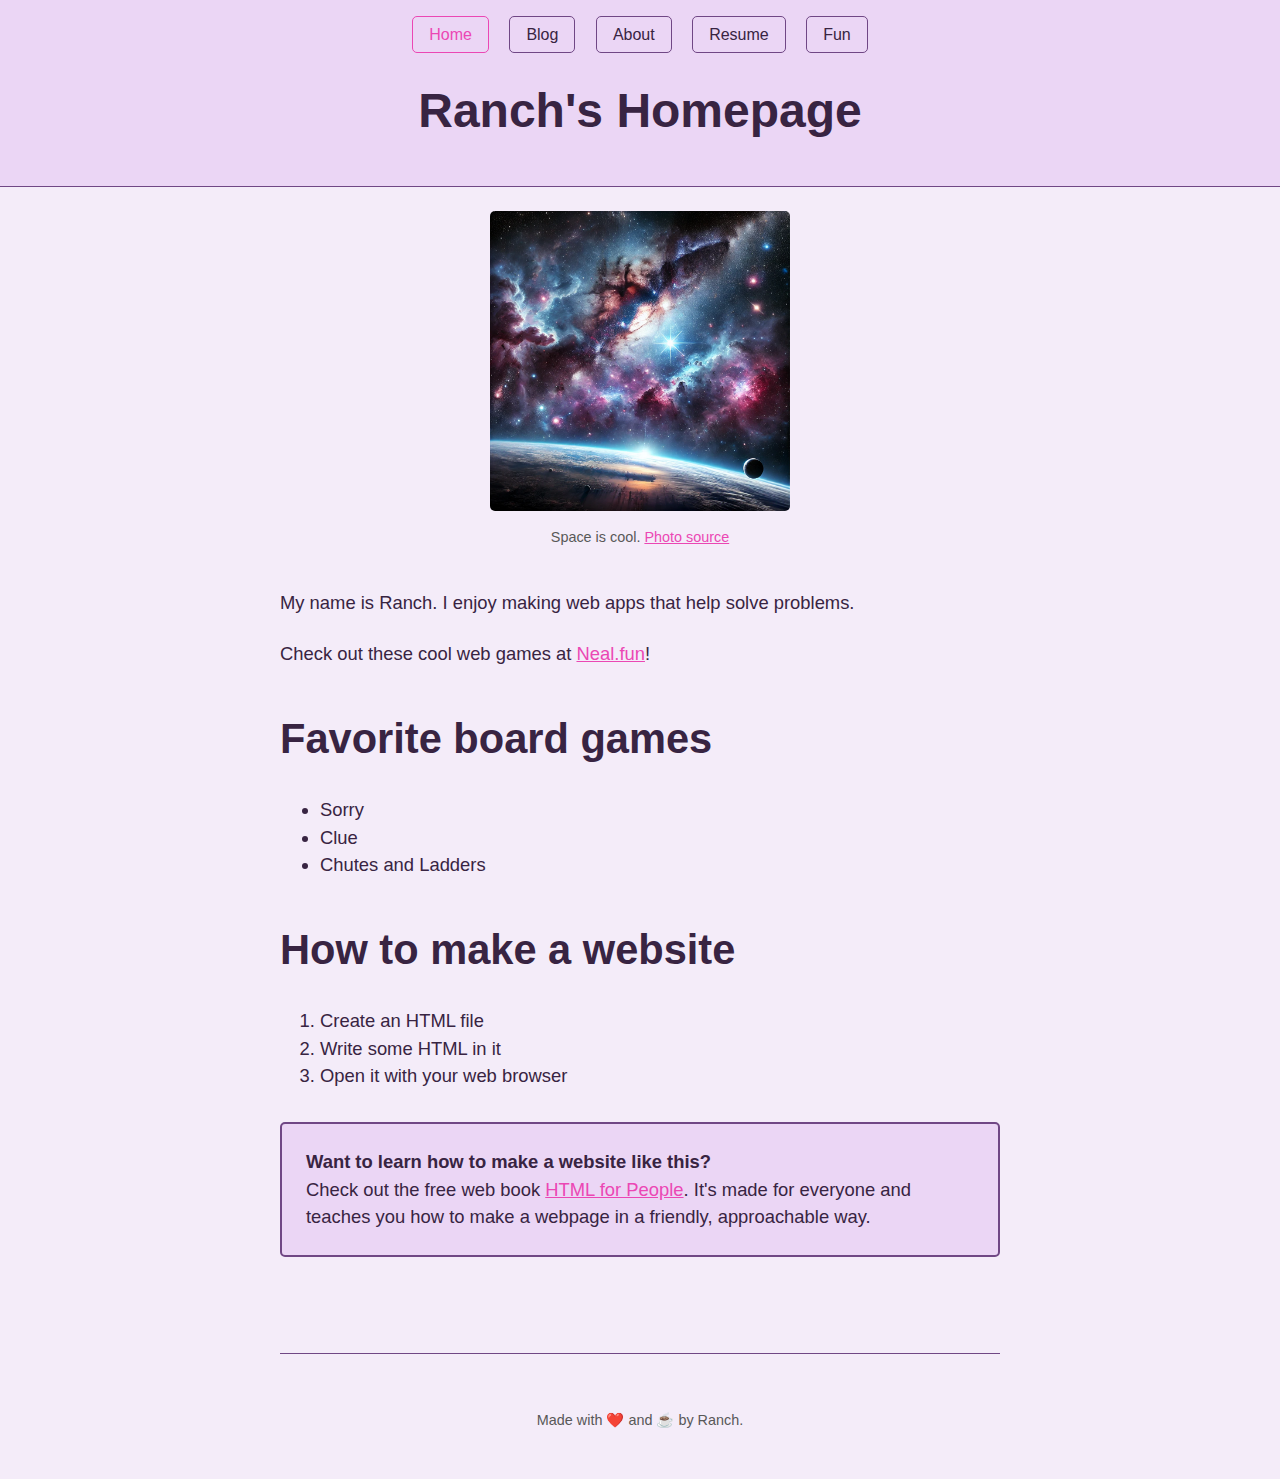
<file: index.html>
<!DOCTYPE html>
<html>
  <head>
    <title>Ranch's Homepage</title>

    <meta charset="utf-8" />
    <meta
      name="viewport"
      content="width=device-width, initial-scale=1.0, maximum-scale=5.0"
    />

    <link rel="stylesheet" href="/css/simple.css" />
    <link rel="stylesheet" href="/css/custom.css" />
  </head>

  <body>
    <header>
      <nav>
        <a href="/" aria-current="page">Home</a>
        <a href="/blog/">Blog</a>
        <a href="/about.html">About</a>
        <a href="/resume.html">Resume</a>
        <a href="/fun.html">Fun</a>
      </nav>

      <h1>Ranch's Homepage</h1>
    </header>

    <main>
      <figure>
        <img
          src="/images/space.webp"
          alt="Photograph of space with stars and stardust."
          width="300"
        />

        <figcaption>
          Space is cool. <a href="https://chatgpt.com/">Photo source</a>
        </figcaption>
      </figure>

      <p>My name is Ranch. I enjoy making web apps that help solve problems.</p>

      <p>
        Check out these cool web games at
        <a href="https://neal.fun/">Neal.fun</a>!
      </p>

      <h2>Favorite board games</h2>

      <ul>
        <li>Sorry</li>
        <li>Clue</li>
        <li>Chutes and Ladders</li>
      </ul>

      <h2>How to make a website</h2>

      <ol>
        <li>Create an HTML file</li>
        <li>Write some HTML in it</li>
        <li>Open it with your web browser</li>
      </ol>

      <p class="notice">
        <strong>Want to learn how to make a website like this?</strong><br />
        Check out the free web book
        <a href="https://htmlforpeople.com/">HTML for People</a>. It's made for
        everyone and teaches you how to make a webpage in a friendly,
        approachable way.
      </p>
    </main>

    <footer>
      <p>Made with ❤️ and ☕️ by Ranch.</p>
    </footer>
  </body>
</html>
</file>
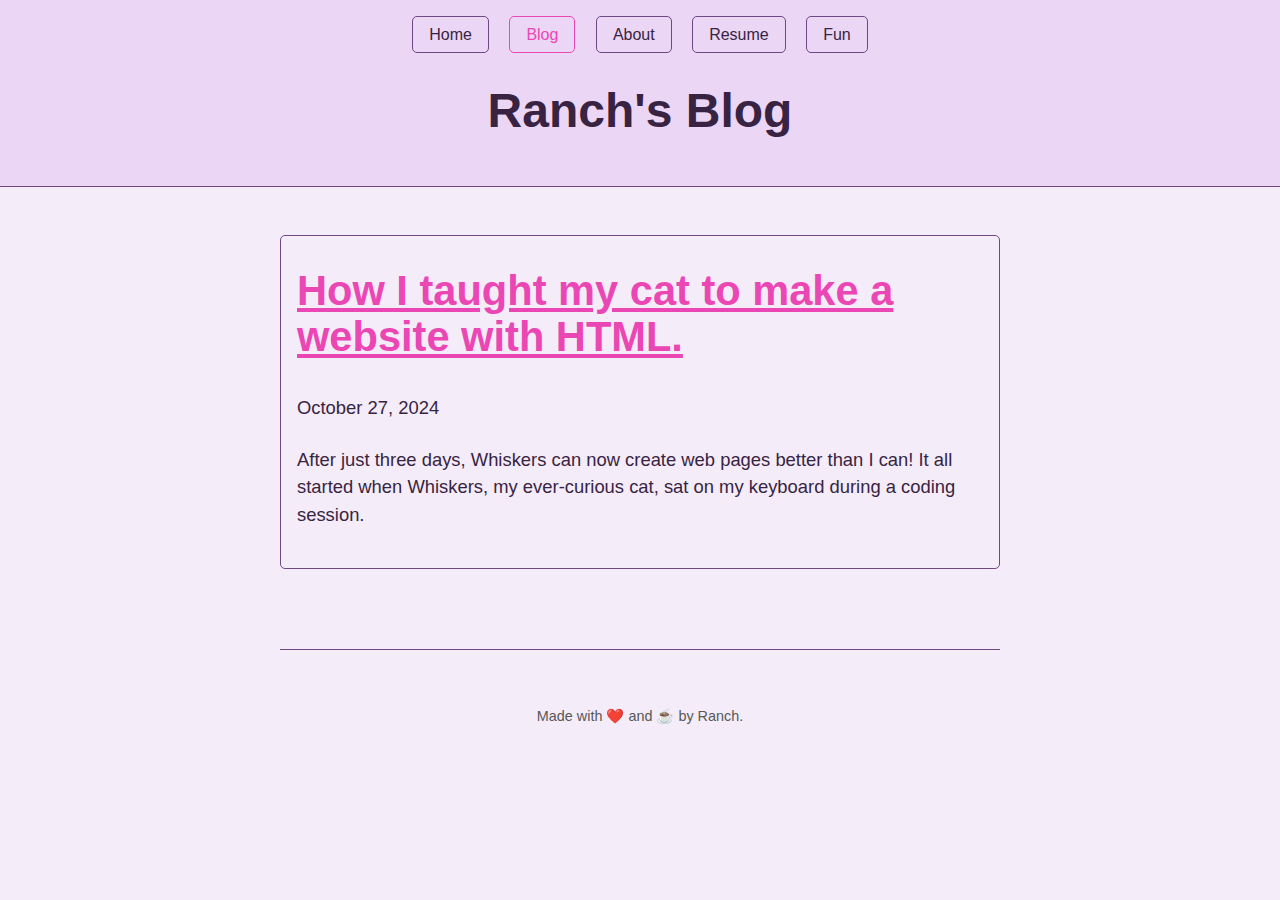
<file: blog/index.html>
<!DOCTYPE html>
<html>
  <head>
    <title>Ranch's Blog</title>

    <meta charset="utf-8" />
    <meta
      name="viewport"
      content="width=device-width, initial-scale=1.0, maximum-scale=5.0"
    />

    <link rel="preconnect" href="https://fonts.googleapis.com" />
    <link rel="preconnect" href="https://fonts.gstatic.com" crossorigin />
    <link
      href="https://fonts.googleapis.com/css2?family=Gelasio:ital,wght@0,400..700;1,400..700&family=Source+Sans+3:ital,wght@0,200..900;1,200..900&display=swap"
      rel="stylesheet"
    />

    <link rel="stylesheet" href="/css/simple.css" />
    <link rel="stylesheet" href="/css/custom.css" />
  </head>

  <body>
    <header>
      <nav>
        <a href="/">Home</a>
        <a href="/blog/" aria-current="page">Blog</a>
        <a href="/about.html">About</a>
        <a href="/resume.html">Resume</a>
        <a href="/fun.html">Fun</a>
      </nav>

      <h1>Ranch's Blog</h1>
    </header>

    <main>
      <main>
        <article>
          <h2>
            <a href="/blog/2024-10-27-whiskers.html">
              How I taught my cat to make a website with HTML.
            </a>
          </h2>
          <p><time datetime="2024-10-27">October 27, 2024</time></p>
          <p>
            After just three days, Whiskers can now create web pages better than
            I can! It all started when Whiskers, my ever-curious cat, sat on my
            keyboard during a coding session.
          </p>
        </article>
      </main>
    </main>

    <footer>
      <p>Made with ❤️ and ☕️ by Ranch.</p>
    </footer>
  </body>
</html>
</file>
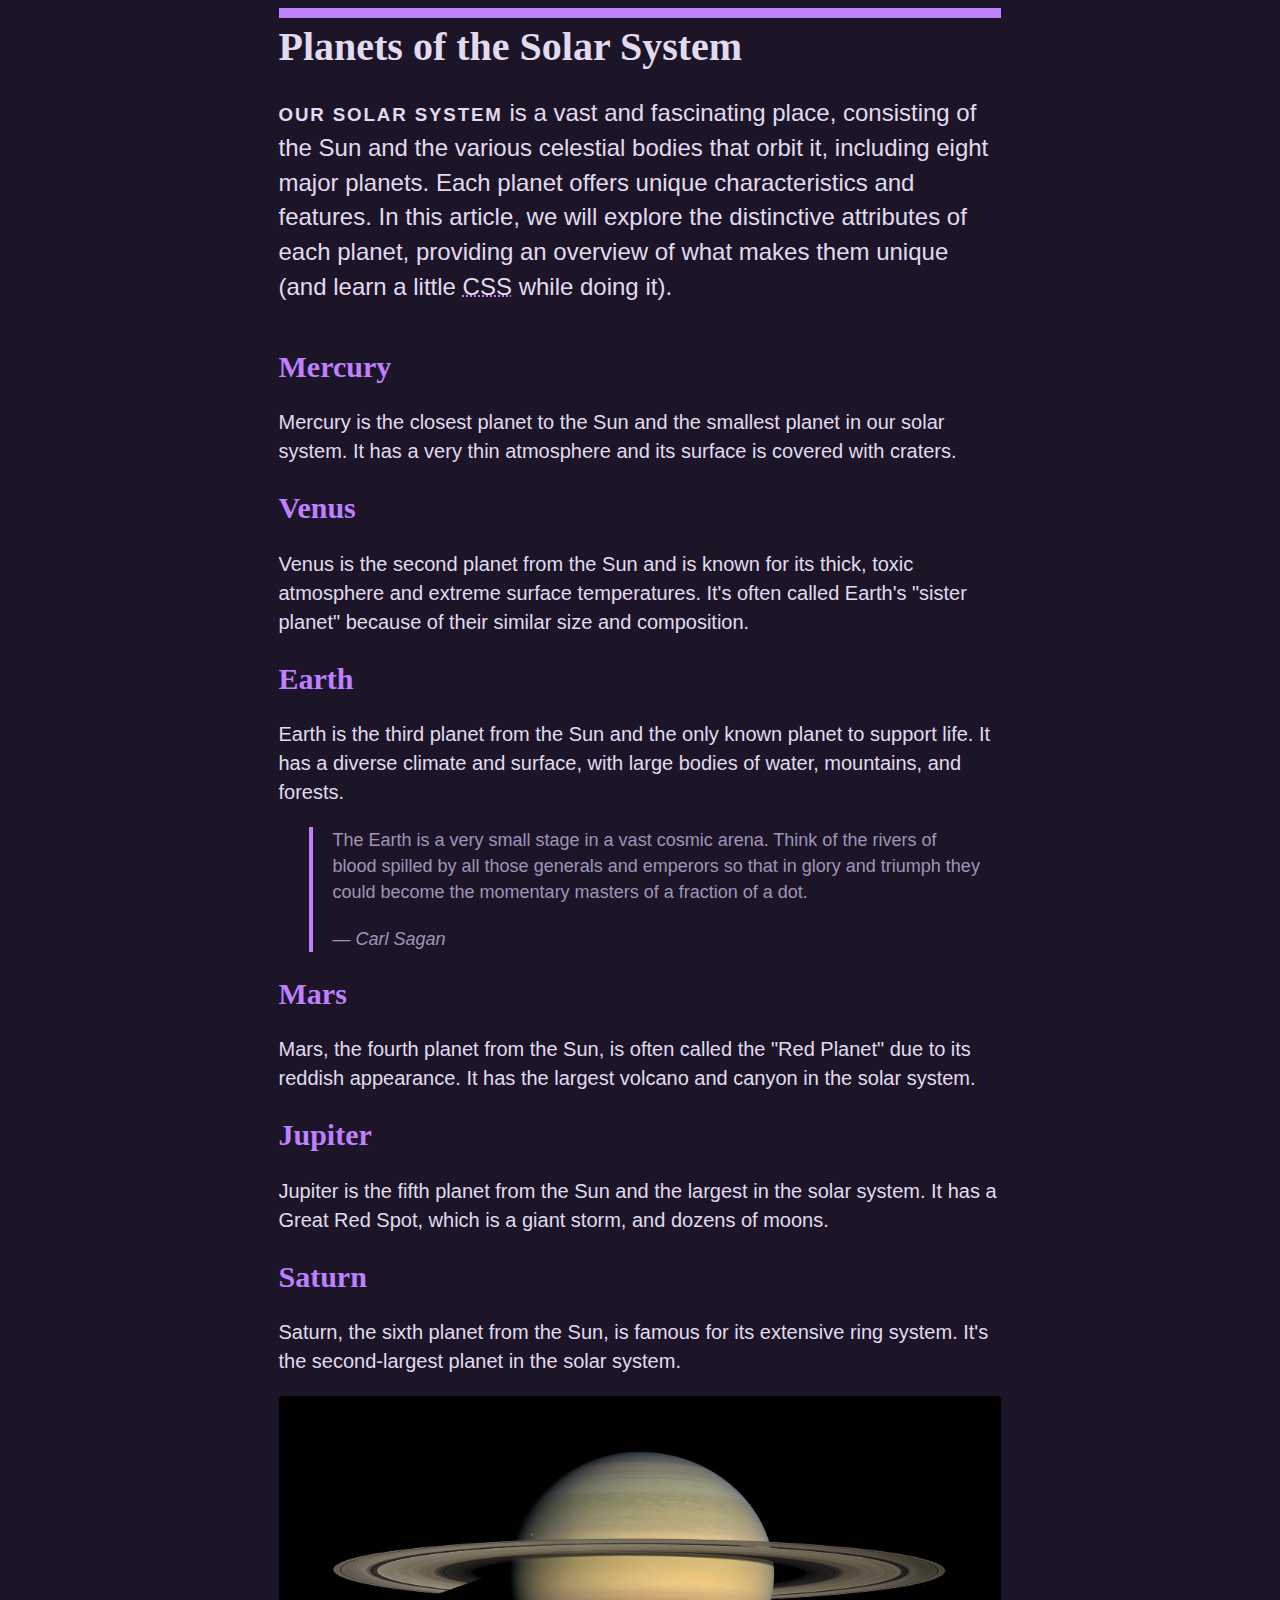
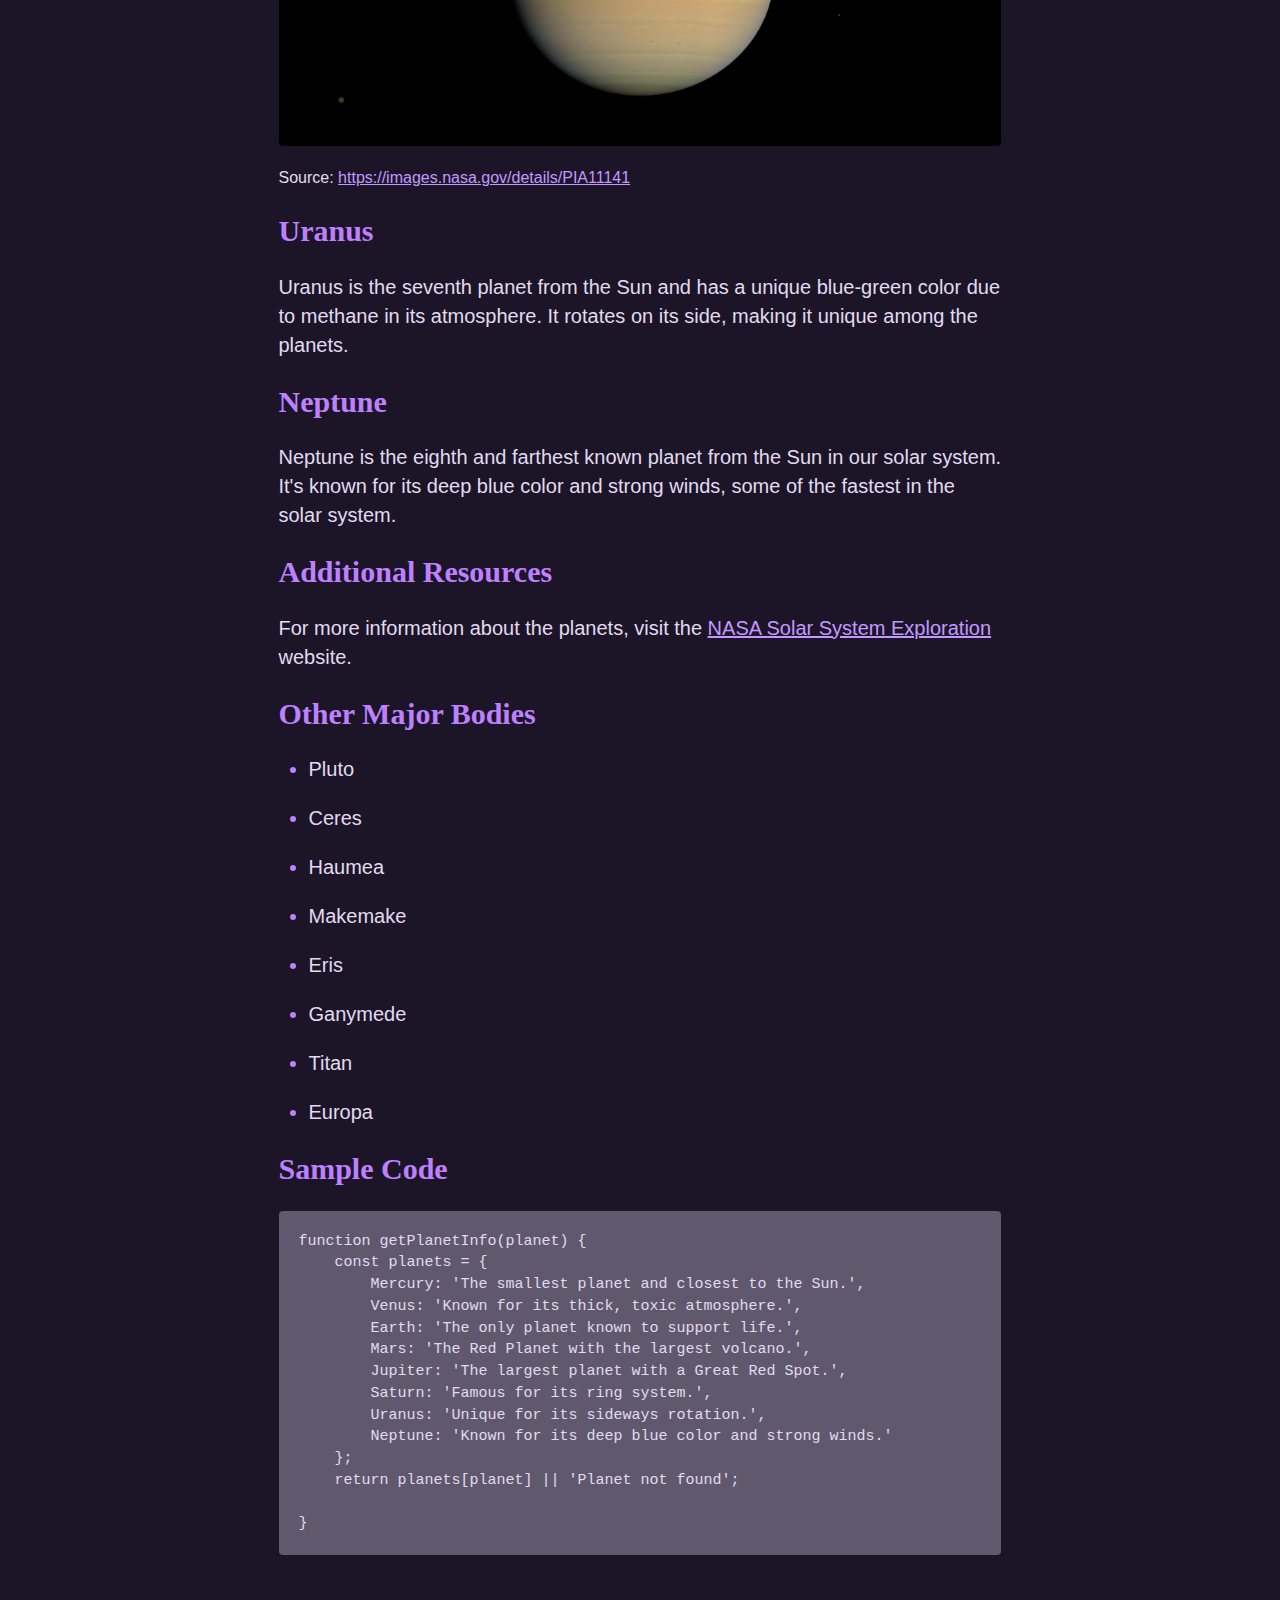
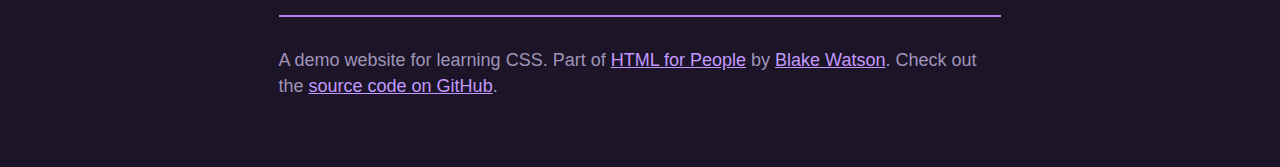
<file: css-basics/index.html>
<!DOCTYPE html>
<html lang="en">
  <head>
    <title>Planets of the Solar System</title>

    <meta charset="UTF-8" />

    <link rel="stylesheet" href="/css-basics/styles.css" />
  </head>
  <body>
    <main>
      <h1>Planets of the Solar System</h1>

      <p class="intro">
        <span class="caps">Our solar system</span> is a vast and fascinating
        place, consisting of the Sun and the various celestial bodies that orbit
        it, including eight major planets. Each planet offers unique
        characteristics and features. In this article, we will explore the
        distinctive attributes of each planet, providing an overview of what
        makes them unique (and learn a little
        <abbr title="Cascading style sheets">CSS</abbr> while doing it).
      </p>

      <h2>Mercury</h2>
      <p>
        Mercury is the closest planet to the Sun and the smallest planet in our
        solar system. It has a very thin atmosphere and its surface is covered
        with craters.
      </p>

      <h2>Venus</h2>
      <p>
        Venus is the second planet from the Sun and is known for its thick,
        toxic atmosphere and extreme surface temperatures. It's often called
        Earth's "sister planet" because of their similar size and composition.
      </p>

      <h2>Earth</h2>
      <p>
        Earth is the third planet from the Sun and the only known planet to
        support life. It has a diverse climate and surface, with large bodies of
        water, mountains, and forests.
      </p>
      <blockquote>
        <p>
          The Earth is a very small stage in a vast cosmic arena. Think of the
          rivers of blood spilled by all those generals and emperors so that in
          glory and triumph they could become the momentary masters of a
          fraction of a dot.
        </p>
        <cite>— Carl Sagan</cite>
      </blockquote>

      <h2>Mars</h2>
      <p>
        Mars, the fourth planet from the Sun, is often called the "Red Planet"
        due to its reddish appearance. It has the largest volcano and canyon in
        the solar system.
      </p>

      <h2>Jupiter</h2>
      <p>
        Jupiter is the fifth planet from the Sun and the largest in the solar
        system. It has a Great Red Spot, which is a giant storm, and dozens of
        moons.
      </p>

      <h2>Saturn</h2>
      <p>
        Saturn, the sixth planet from the Sun, is famous for its extensive ring
        system. It's the second-largest planet in the solar system.
      </p>

      <figure>
        <img
          src="/css-basics/PIA11141~large.jpg"
          alt="This grand mosaic consists of 126 images acquired in a tile-like fashion, covering one end of Saturn's rings to the other and the entire planet in between."
        />

        <figcaption>
          Source:
          <a href="https://images.nasa.gov/details/PIA11141"
            >https://images.nasa.gov/details/PIA11141</a
          >
        </figcaption>
      </figure>

      <h2>Uranus</h2>
      <p>
        Uranus is the seventh planet from the Sun and has a unique blue-green
        color due to methane in its atmosphere. It rotates on its side, making
        it unique among the planets.
      </p>

      <h2>Neptune</h2>
      <p>
        Neptune is the eighth and farthest known planet from the Sun in our
        solar system. It's known for its deep blue color and strong winds, some
        of the fastest in the solar system.
      </p>

      <h2>Additional Resources</h2>
      <p>
        For more information about the planets, visit the
        <a href="https://solarsystem.nasa.gov/planets/overview/"
          >NASA Solar System Exploration</a
        >
        website.
      </p>

      <h2>Other Major Bodies</h2>
      <ul>
        <li>Pluto</li>
        <li>Ceres</li>
        <li>Haumea</li>
        <li>Makemake</li>
        <li>Eris</li>
        <li>Ganymede</li>
        <li>Titan</li>
        <li>Europa</li>
      </ul>

      <h2>Sample Code</h2>
      <pre><code>function getPlanetInfo(planet) {
    const planets = {
        Mercury: 'The smallest planet and closest to the Sun.',
        Venus: 'Known for its thick, toxic atmosphere.',
        Earth: 'The only planet known to support life.',
        Mars: 'The Red Planet with the largest volcano.',
        Jupiter: 'The largest planet with a Great Red Spot.',
        Saturn: 'Famous for its ring system.',
        Uranus: 'Unique for its sideways rotation.',
        Neptune: 'Known for its deep blue color and strong winds.'
    };
    return planets[planet] || 'Planet not found';

}</code></pre>
    </main>

    <footer>
      <p>
        A demo website for learning CSS. Part of
        <a href="https://htmlforpeople.com/">HTML for People</a> by
        <a href="https://blakewatson.com/">Blake Watson</a>. Check out the
        <a href="https://github.com/blakewatson/css-basics"
          >source code on GitHub</a
        >.
      </p>
    </footer>
  </body>
</html>
</file>
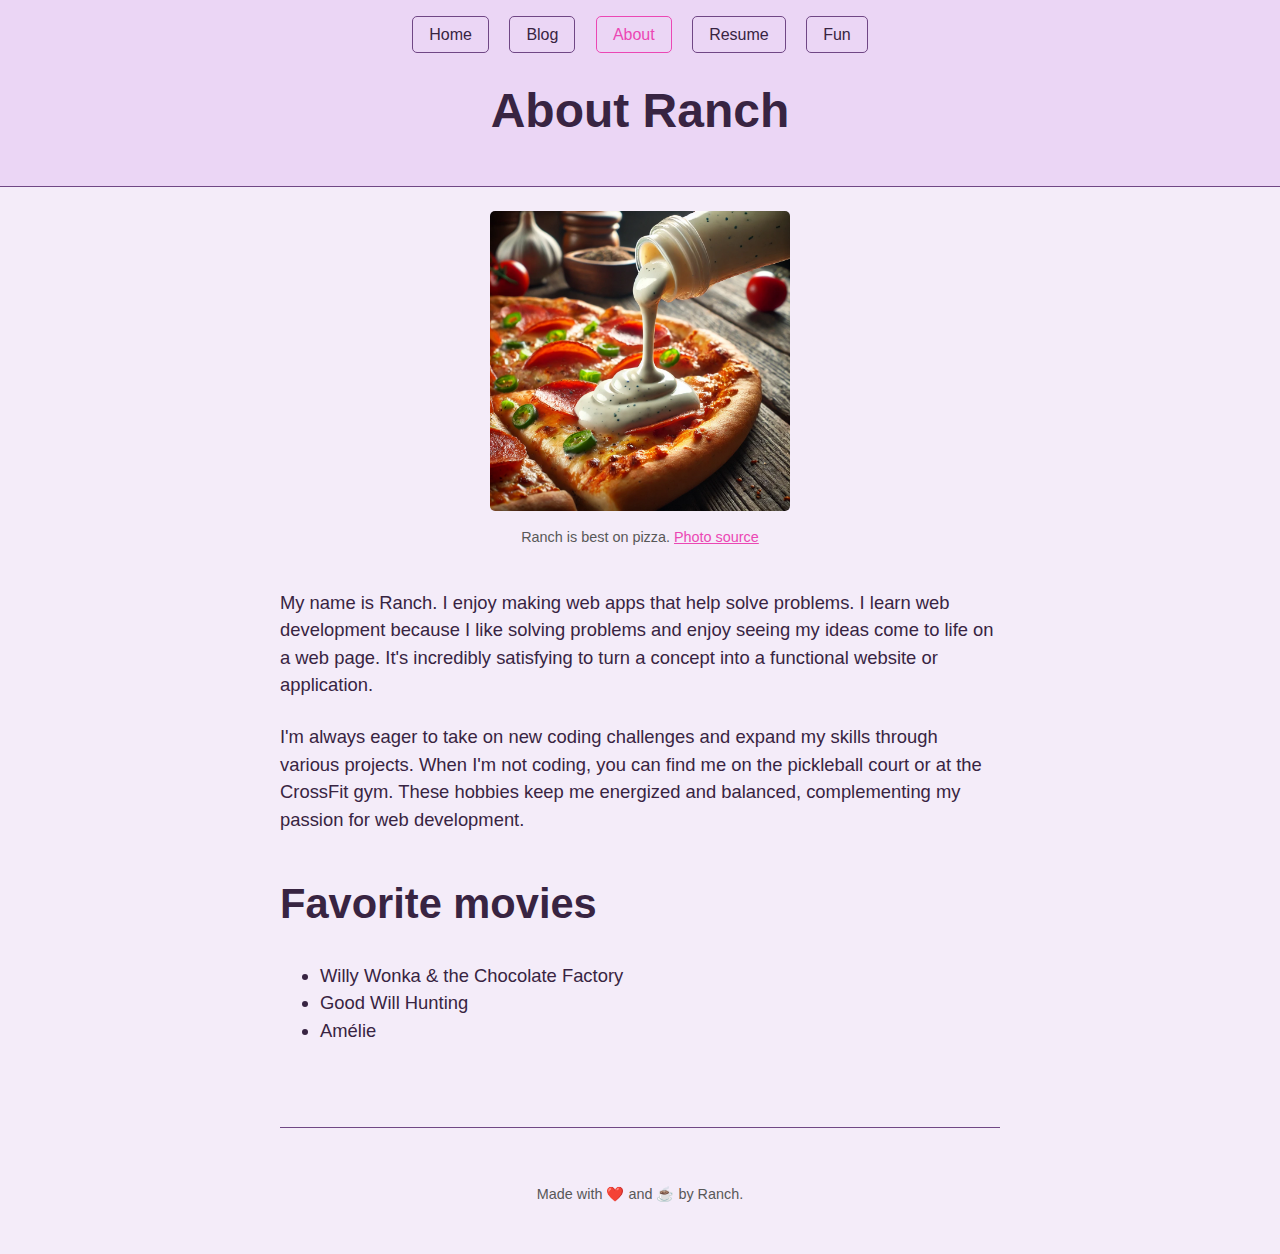
<file: about.html>
<!DOCTYPE html>
<html>
  <head>
    <title>About Ranch</title>

    <meta charset="utf-8" />
    <meta
      name="viewport"
      content="width=device-width, initial-scale=1.0, maximum-scale=5.0"
    />

    <link rel="stylesheet" href="/css/simple.css" />
    <link rel="stylesheet" href="/css/custom.css" />
  </head>

  <body>
    <header>
      <nav>
        <a href="/">Home</a>
        <a href="/blog/">Blog</a>
        <a href="/about.html" aria-current="page">About</a>
        <a href="/resume.html">Resume</a>
        <a href="/fun.html">Fun</a>
      </nav>

      <h1>About Ranch</h1>
    </header>

    <main>
      <figure>
        <img
          src="/images/ranch.webp"
          alt="Photograph of ranch being poured on pizza."
          width="300"
        />

        <figcaption>
          Ranch is best on pizza.
          <a href="https://chatgpt.com/">Photo source</a>
        </figcaption>
      </figure>

      <p>
        My name is Ranch. I enjoy making web apps that help solve problems. I
        learn web development because I like solving problems and enjoy seeing
        my ideas come to life on a web page. It's incredibly satisfying to turn
        a concept into a functional website or application.
      </p>

      <p>
        I'm always eager to take on new coding challenges and expand my skills
        through various projects. When I'm not coding, you can find me on the
        pickleball court or at the CrossFit gym. These hobbies keep me energized
        and balanced, complementing my passion for web development.
      </p>

      <h2>Favorite movies</h2>

      <ul>
        <li>Willy Wonka & the Chocolate Factory</li>
        <li>Good Will Hunting</li>
        <li>Amélie</li>
      </ul>
    </main>

    <footer>
      <p>Made with ❤️ and ☕️ by Ranch.</p>
    </footer>
  </body>
</html>
</file>
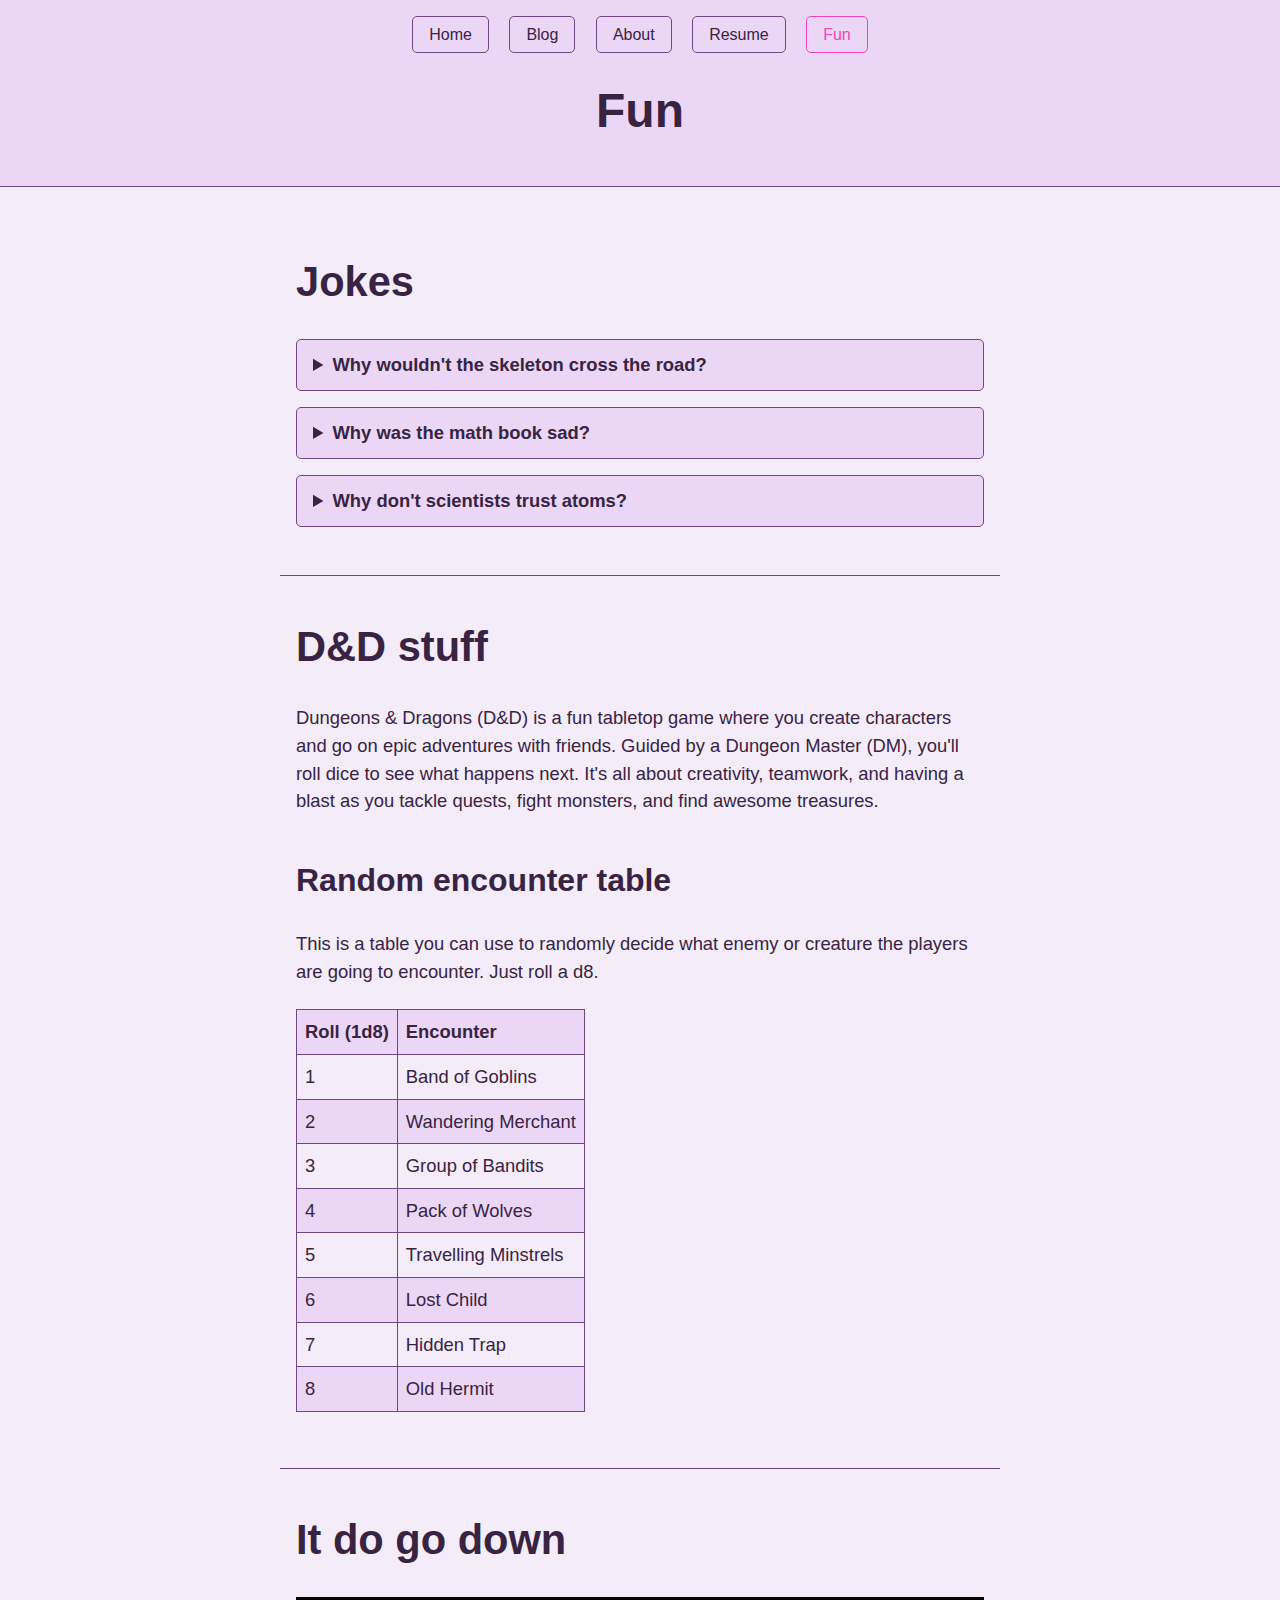
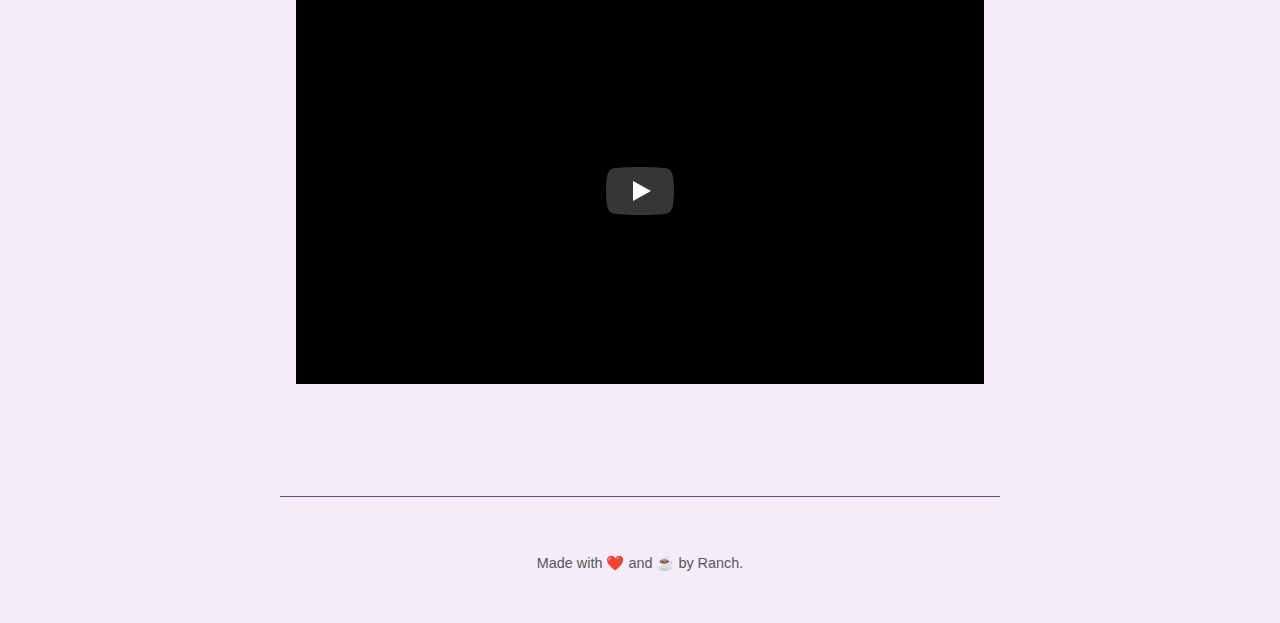
<file: fun.html>
<!DOCTYPE html>
<html>
  <head>
    <title>Fun</title>

    <meta charset="utf-8" />
    <meta
      name="viewport"
      content="width=device-width, initial-scale=1.0, maximum-scale=5.0"
    />

    <link rel="stylesheet" href="/css/simple.css" />
    <link rel="stylesheet" href="/css/custom.css" />
    <link rel="stylesheet" href="/css/lite-yt-embed.min.css" />

    <script src="/js/lite-yt-embed.min.js"></script>
  </head>

  <body>
    <header>
      <nav>
        <a href="/">Home</a>
        <a href="/blog/">Blog</a>
        <a href="/about.html">About</a>
        <a href="/resume.html">Resume</a>
        <a href="/fun.html" aria-current="page">Fun</a>
      </nav>

      <h1>Fun</h1>
    </header>

    <main>
      <section>
        <h2>Jokes</h2>

        <details>
          <summary>Why wouldn&apos;t the skeleton cross the road?</summary>
          <p>It didn&apos;t have the guts.</p>
        </details>

        <details>
          <summary>Why was the math book sad?</summary>
          <p>It had too many problems.</p>
        </details>

        <details>
          <summary>Why don&apos;t scientists trust atoms?</summary>
          <p>Because they make up everything!</p>
        </details>
      </section>

      <section>
        <h2>D&D stuff</h2>

        <p>
          Dungeons & Dragons (D&D) is a fun tabletop game where you create
          characters and go on epic adventures with friends. Guided by a Dungeon
          Master (DM), you'll roll dice to see what happens next. It's all about
          creativity, teamwork, and having a blast as you tackle quests, fight
          monsters, and find awesome treasures.
        </p>

        <h3>Random encounter table</h3>

        <p>
          This is a table you can use to randomly decide what enemy or creature
          the players are going to encounter. Just roll a d8.
        </p>

        <table>
          <thead>
            <tr>
              <th>Roll (1d8)</th>
              <th>Encounter</th>
            </tr>
          </thead>
          <tbody>
            <tr>
              <td>1</td>
              <td>Band of Goblins</td>
            </tr>
            <tr>
              <td>2</td>
              <td>Wandering Merchant</td>
            </tr>
            <tr>
              <td>3</td>
              <td>Group of Bandits</td>
            </tr>
            <tr>
              <td>4</td>
              <td>Pack of Wolves</td>
            </tr>
            <tr>
              <td>5</td>
              <td>Travelling Minstrels</td>
            </tr>
            <tr>
              <td>6</td>
              <td>Lost Child</td>
            </tr>
            <tr>
              <td>7</td>
              <td>Hidden Trap</td>
            </tr>
            <tr>
              <td>8</td>
              <td>Old Hermit</td>
            </tr>
          </tbody>
        </table>
      </section>

      <section>
        <h2>It do go down</h2>

        <lite-youtube videoid="DYzT-Pk6Ogw"></lite-youtube>
      </section>
    </main>

    <footer>
      <p>Made with ❤️ and ☕️ by Ranch.</p>
    </footer>
  </body>
</html>
</file>
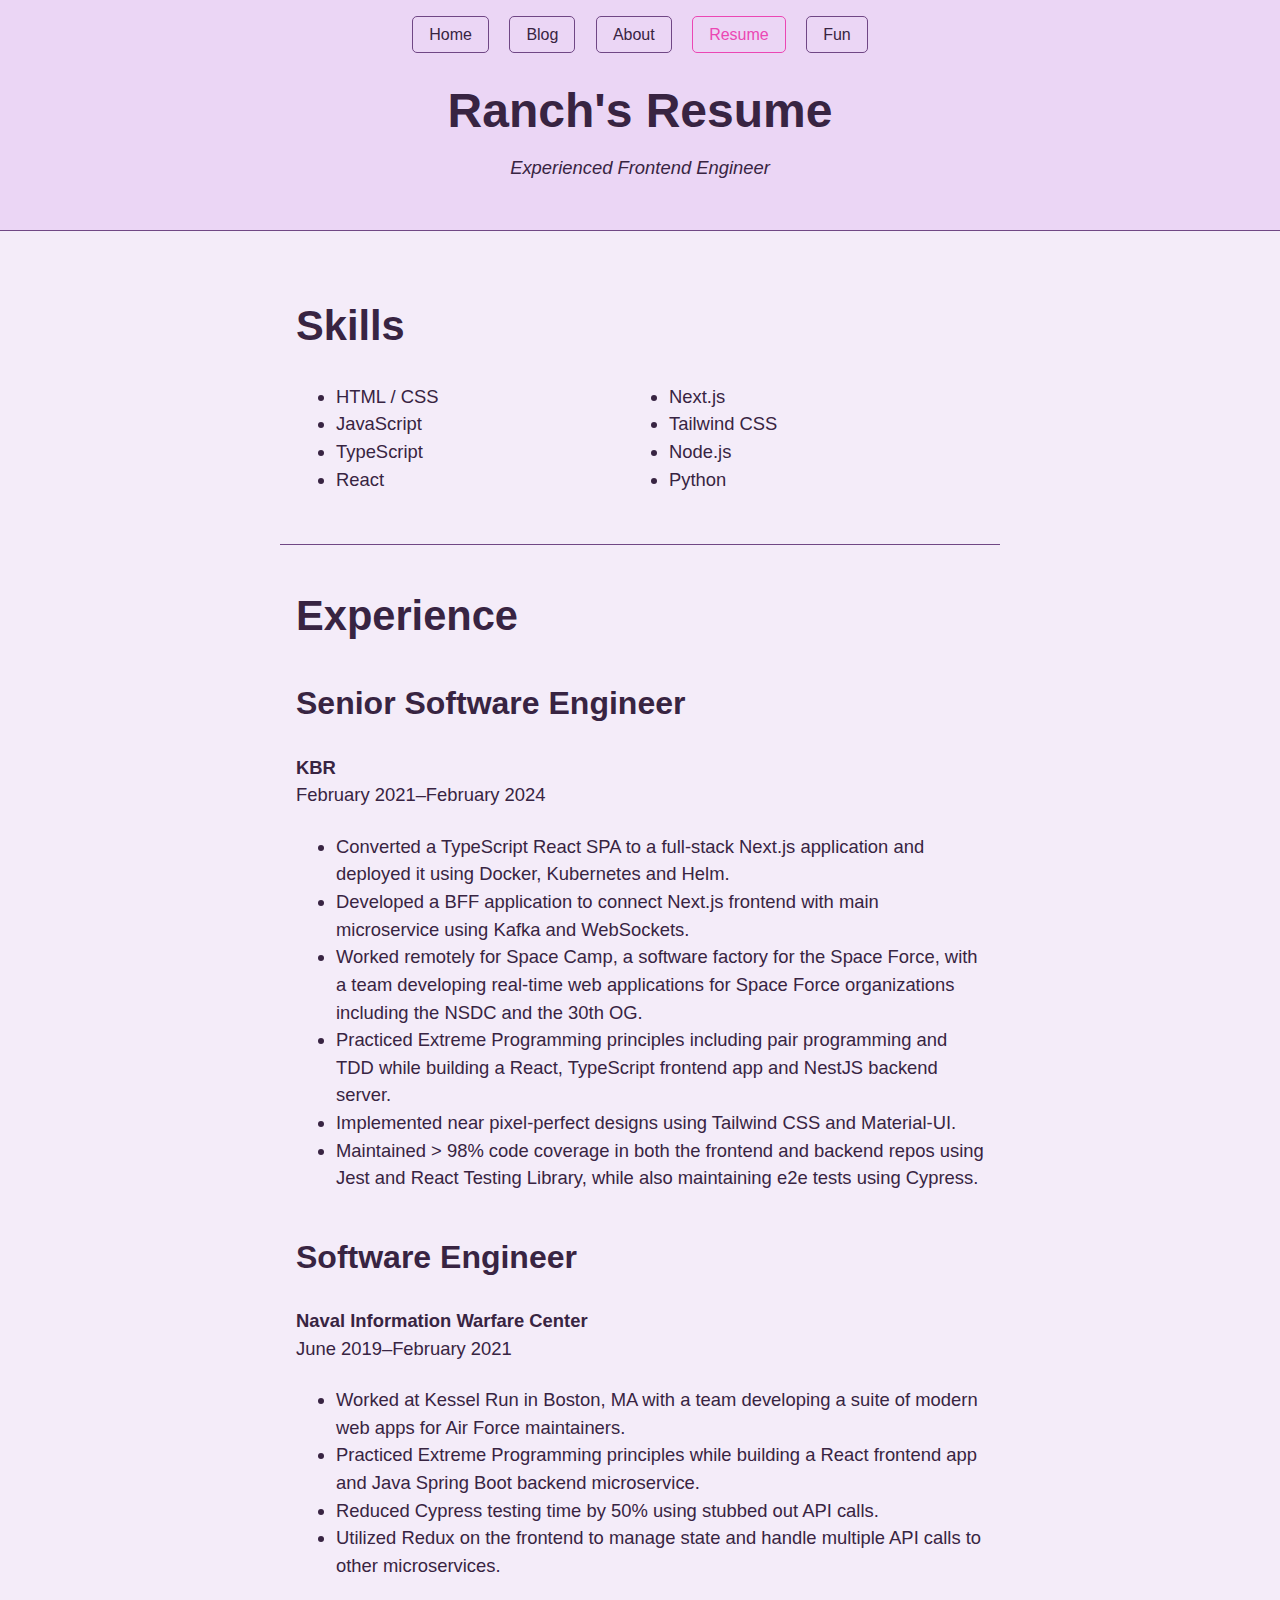
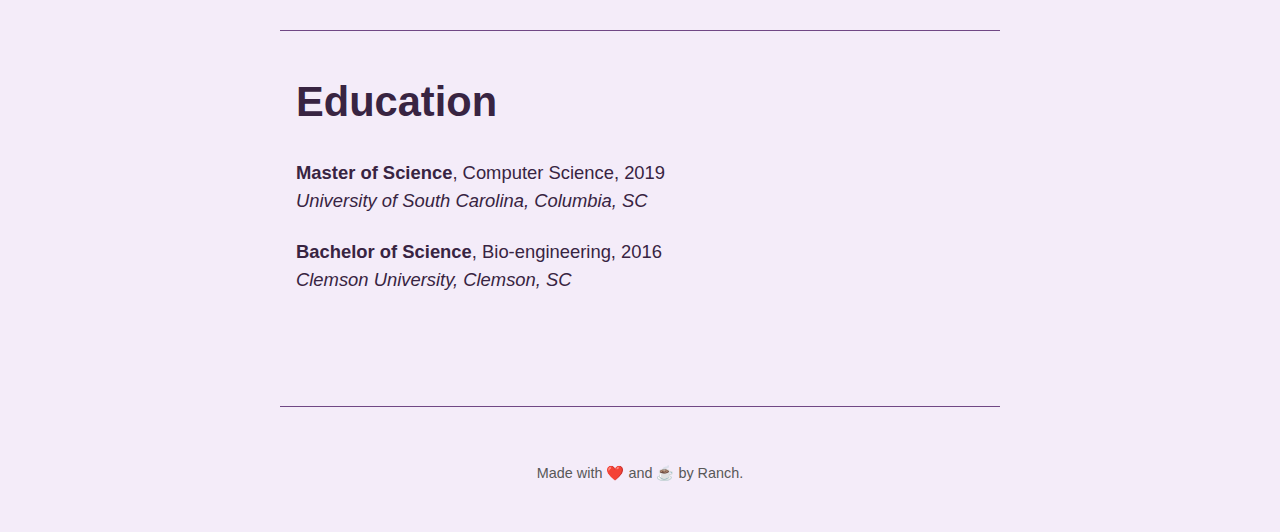
<file: resume.html>
<!DOCTYPE html>
<html>
  <head>
    <title>Ranch's Resume</title>

    <meta charset="utf-8" />
    <meta
      name="viewport"
      content="width=device-width, initial-scale=1.0, maximum-scale=5.0"
    />

    <link rel="stylesheet" href="/css/simple.css" />
    <link rel="stylesheet" href="/css/custom.css" />
  </head>

  <body>
    <header>
      <nav>
        <a href="/">Home</a>
        <a href="/blog/">Blog</a>
        <a href="/about.html">About</a>
        <a href="/resume.html" aria-current="page">Resume</a>
        <a href="/fun.html">Fun</a>
      </nav>

      <h1>Ranch's Resume</h1>
      <p><em>Experienced Frontend Engineer</em></p>
    </header>

    <main>
      <section>
        <h2>Skills</h2>

        <ul style="columns: 2">
          <li>HTML / CSS</li>
          <li>JavaScript</li>
          <li>TypeScript</li>
          <li>React</li>
          <li>Next.js</li>
          <li>Tailwind CSS</li>
          <li>Node.js</li>
          <li>Python</li>
        </ul>
      </section>

      <section>
        <h2>Experience</h2>

        <h3>Senior Software Engineer</h3>
        <p>
          <strong>KBR</strong><br />
          <time datetime="2021-02">February 2021</time>&ndash;<time
            datetime="2024-02"
            >February 2024</time
          >
        </p>

        <ul>
          <li>
            Converted a TypeScript React SPA to a full-stack Next.js application
            and deployed it using Docker, Kubernetes and Helm.
          </li>
          <li>
            Developed a BFF application to connect Next.js frontend with main
            microservice using Kafka and WebSockets.
          </li>
          <li>
            Worked remotely for Space Camp, a software factory for the Space
            Force, with a team developing real-time web applications for Space
            Force organizations including the NSDC and the 30th OG.
          </li>
          <li>
            Practiced Extreme Programming principles including pair programming
            and TDD while building a React, TypeScript frontend app and NestJS
            backend server.
          </li>
          <li>
            Implemented near pixel-perfect designs using Tailwind CSS and
            Material-UI.
          </li>
          <li>
            Maintained > 98% code coverage in both the frontend and backend
            repos using Jest and React Testing Library, while also maintaining
            e2e tests using Cypress.
          </li>
        </ul>

        <h3>Software Engineer</h3>
        <p>
          <strong>Naval Information Warfare Center</strong><br />
          <time datetime="2019-06">June 2019</time>&ndash;<time
            datetime="2021-02"
            >February 2021</time
          >
        </p>

        <ul>
          <li>
            Worked at Kessel Run in Boston, MA with a team developing a suite of
            modern web apps for Air Force maintainers.
          </li>
          <li>
            Practiced Extreme Programming principles while building a React
            frontend app and Java Spring Boot backend microservice.
          </li>
          <li>
            Reduced Cypress testing time by 50% using stubbed out API calls.
          </li>
          <li>
            Utilized Redux on the frontend to manage state and handle multiple
            API calls to other microservices.
          </li>
        </ul>
      </section>

      <!-- <section>
        <h2>Selected projects</h2>

        <h3>Mississippi Gulf Coast Community College</h3>

        <p>
          I worked on this website in my role as designer and developer at Mad
          Genius. I built out several of the dynamic, data-intensive sections
          like the searchable course catalog and the comprrehensive "A to Z"
          index. These sections made heavy use of reactive UI, third-party API
          integrations, and custom WordPress plugin development.
        </p>

        <p><a href="https://mgccc.edu/">mgccc.edu</a></p>
      </section> -->

      <section>
        <h2>Education</h2>

        <p>
          <strong>Master of Science</strong>, Computer Science, <time>2019</time
          ><br />
          <em>University of South Carolina, Columbia, SC</em>
        </p>

        <p>
          <strong>Bachelor of Science</strong>, Bio-engineering,
          <time>2016</time><br />
          <em>Clemson University, Clemson, SC</em>
        </p>
      </section>
    </main>

    <footer>
      <p>Made with ❤️ and ☕️ by Ranch.</p>
    </footer>
  </body>
</html>
</file>
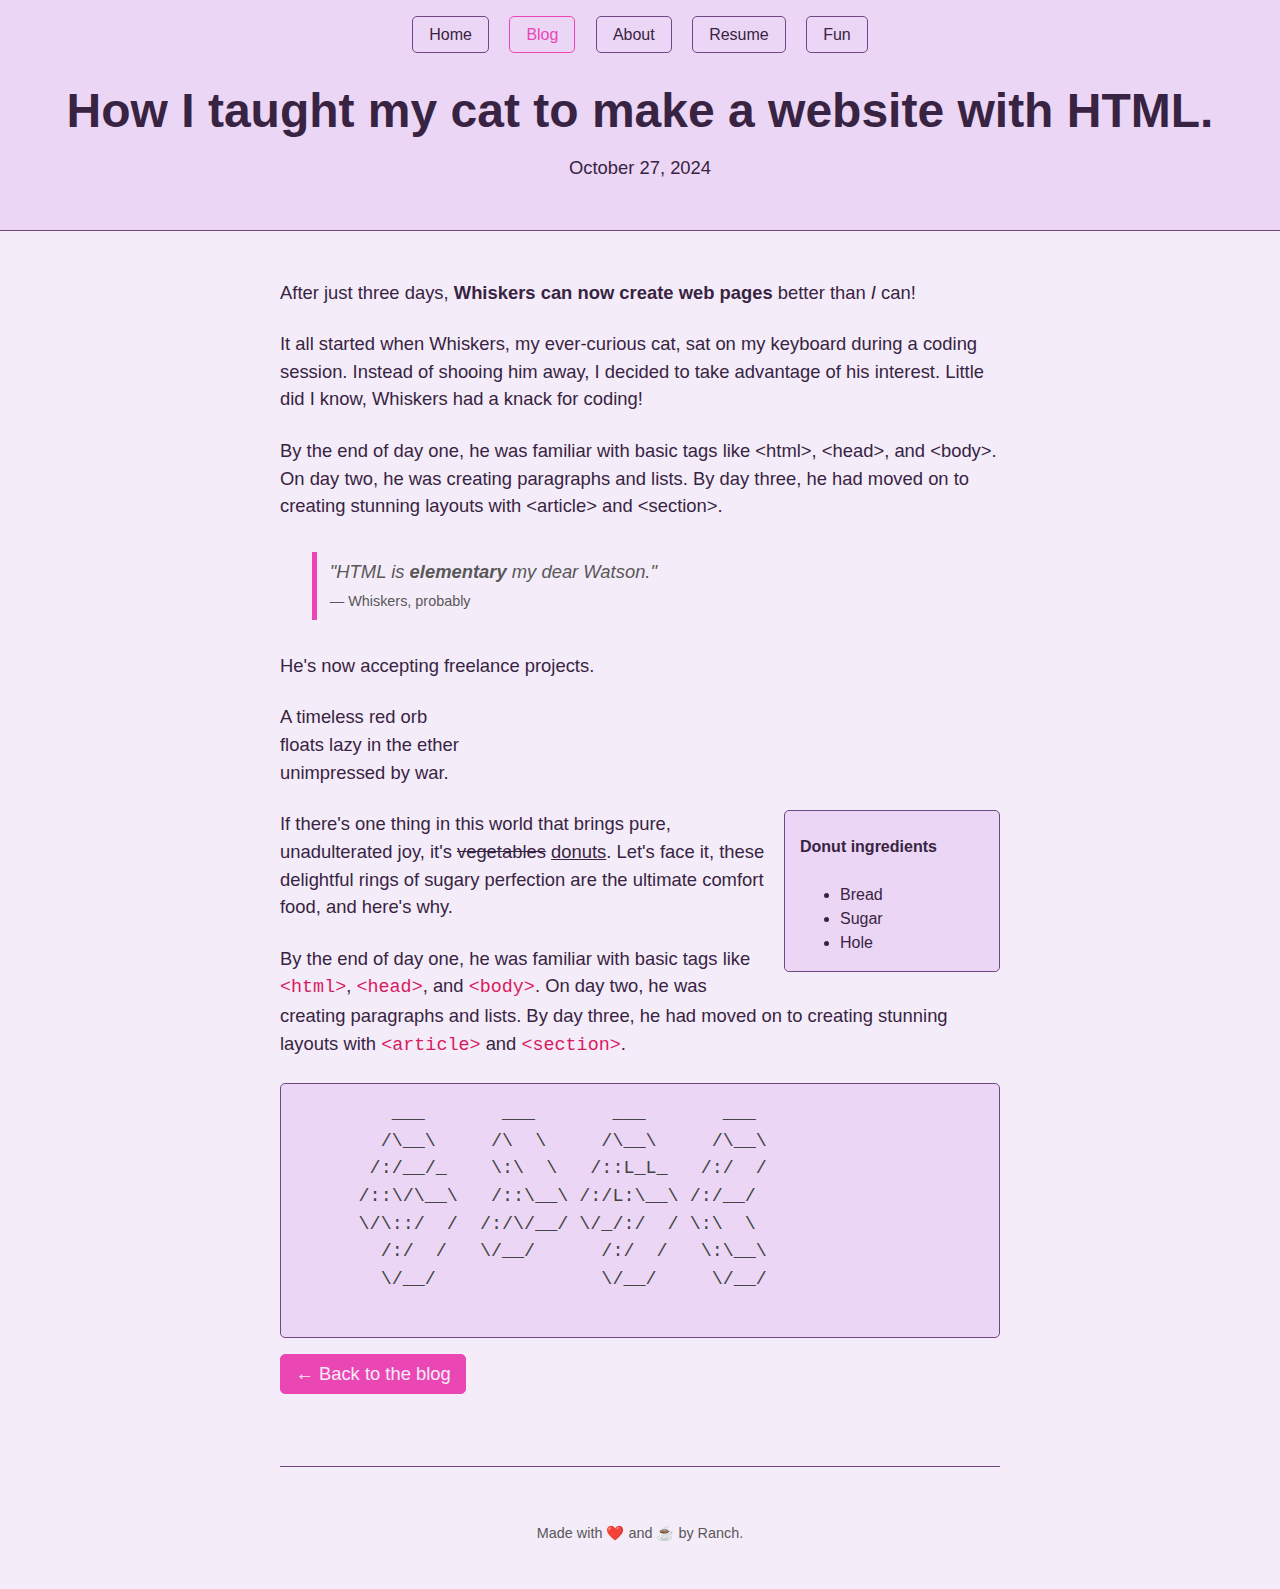
<file: blog/2024-10-27-whiskers.html>
<!DOCTYPE html>
<html>
  <head>
    <title>How I taught my cat to make a website with HTML.</title>

    <meta charset="utf-8" />
    <meta
      name="viewport"
      content="width=device-width, initial-scale=1.0, maximum-scale=5.0"
    />

    <link rel="stylesheet" href="/css/simple.css" />
    <link rel="stylesheet" href="/css/custom.css" />
  </head>

  <body>
    <header>
      <nav>
        <a href="/">Home</a>
        <a href="/blog/" aria-current="page">Blog</a>
        <a href="/about.html">About</a>
        <a href="/resume.html">Resume</a>
        <a href="/fun.html">Fun</a>
      </nav>

      <h1>How I taught my cat to make a website with HTML.</h1>
      <p><time datetime="2024-10-27">October 27, 2024</time></p>
    </header>

    <main>
      <p>
        After just three days,
        <strong>Whiskers can now create web pages</strong> better than
        <em>I</em> can!
      </p>

      <p>
        It all started when Whiskers, my ever-curious cat, sat on my keyboard
        during a coding session. Instead of shooing him away, I decided to take
        advantage of his interest. Little did I know, Whiskers had a knack for
        coding!
      </p>

      <p>
        By the end of day one, he was familiar with basic tags like
        &lt;html&gt;, &lt;head&gt;, and &lt;body&gt;. On day two, he was
        creating paragraphs and lists. By day three, he had moved on to creating
        stunning layouts with &lt;article&gt; and &lt;section&gt;.
      </p>

      <blockquote>
        "HTML is <strong>elementary</strong> my dear Watson."<br />
        <cite>&mdash; Whiskers, probably</cite>
      </blockquote>

      <p>He's now accepting freelance projects.</p>

      <p>
        A timeless red orb<br />
        floats lazy in the ether<br />
        unimpressed by war.
      </p>

      <aside>
        <p><strong>Donut ingredients</strong></p>

        <ul>
          <li>Bread</li>
          <li>Sugar</li>
          <li>Hole</li>
        </ul>
      </aside>

      <p>
        If there's one thing in this world that brings pure, unadulterated joy,
        it's <del>vegetables</del> <ins>donuts</ins>. Let's face it, these
        delightful rings of sugary perfection are the ultimate comfort food, and
        here's why.
      </p>

      <p>
        By the end of day one, he was familiar with basic tags like
        <code>&lt;html&gt;</code>, <code>&lt;head&gt;</code>, and
        <code>&lt;body&gt;</code>. On day two, he was creating paragraphs and
        lists. By day three, he had moved on to creating stunning layouts with
        <code>&lt;article&gt;</code> and <code>&lt;section&gt;</code>.
      </p>

      <pre>
        ___       ___       ___       ___   
       /\__\     /\  \     /\__\     /\__\  
      /:/__/_    \:\  \   /::L_L_   /:/  /  
     /::\/\__\   /::\__\ /:/L:\__\ /:/__/   
     \/\::/  /  /:/\/__/ \/_/:/  / \:\  \   
       /:/  /   \/__/      /:/  /   \:\__\  
       \/__/               \/__/     \/__/
      </pre>

      <a href="/blog/" class="button">&larr; Back to the blog</a>
    </main>

    <footer>
      <p>Made with ❤️ and ☕️ by Ranch.</p>
    </footer>
  </body>
</html>
</file>
<file: css/simple.css>
/* Global variables. */
:root,
::backdrop {
  /* Set sans-serif & mono fonts */
  --sans-font: -apple-system, BlinkMacSystemFont, "Avenir Next", Avenir,
    "Nimbus Sans L", Roboto, "Noto Sans", "Segoe UI", Arial, Helvetica,
    "Helvetica Neue", sans-serif;
  --mono-font: Consolas, Menlo, Monaco, "Andale Mono", "Ubuntu Mono", monospace;
  --standard-border-radius: 5px;

  /* Default (light) theme */
  --bg: #fff;
  --accent-bg: #f5f7ff;
  --text: #212121;
  --text-light: #585858;
  --border: #898ea4;
  --accent: #0d47a1;
  --accent-hover: #1266e2;
  --accent-text: var(--bg);
  --code: #d81b60;
  --preformatted: #444;
  --marked: #ffdd33;
  --disabled: #efefef;
}

/* Dark theme */
@media (prefers-color-scheme: dark) {
  :root,
  ::backdrop {
    color-scheme: dark;
    --bg: #212121;
    --accent-bg: #2b2b2b;
    --text: #dcdcdc;
    --text-light: #ababab;
    --accent: #ffb300;
    --accent-hover: #ffe099;
    --accent-text: var(--bg);
    --code: #f06292;
    --preformatted: #ccc;
    --disabled: #111;
  }
  /* Add a bit of transparency so light media isn't so glaring in dark mode */
  img,
  video {
    opacity: 0.8;
  }
}

/* Reset box-sizing */
*,
*::before,
*::after {
  box-sizing: border-box;
}

/* Reset default appearance */
textarea,
select,
input,
progress {
  appearance: none;
  -webkit-appearance: none;
  -moz-appearance: none;
}

html {
  /* Set the font globally */
  font-family: var(--sans-font);
  scroll-behavior: smooth;
}

/* Make the body a nice central block */
body {
  color: var(--text);
  background-color: var(--bg);
  font-size: 1.15rem;
  line-height: 1.5;
  display: grid;
  grid-template-columns: 1fr min(45rem, 90%) 1fr;
  margin: 0;
}
body > * {
  grid-column: 2;
}

/* Make the header bg full width, but the content inline with body */
body > header {
  background-color: var(--accent-bg);
  border-bottom: 1px solid var(--border);
  text-align: center;
  padding: 0 0.5rem 2rem 0.5rem;
  grid-column: 1 / -1;
}

body > header > *:only-child {
  margin-block-start: 2rem;
}

body > header h1 {
  max-width: 1200px;
  margin: 1rem auto;
}

body > header p {
  max-width: 40rem;
  margin: 1rem auto;
}

/* Add a little padding to ensure spacing is correct between content and header > nav */
main {
  padding-top: 1.5rem;
}

body > footer {
  margin-top: 4rem;
  padding: 2rem 1rem 1.5rem 1rem;
  color: var(--text-light);
  font-size: 0.9rem;
  text-align: center;
  border-top: 1px solid var(--border);
}

/* Format headers */
h1 {
  font-size: 3rem;
}

h2 {
  font-size: 2.6rem;
  margin-top: 3rem;
}

h3 {
  font-size: 2rem;
  margin-top: 3rem;
}

h4 {
  font-size: 1.44rem;
}

h5 {
  font-size: 1.15rem;
}

h6 {
  font-size: 0.96rem;
}

p {
  margin: 1.5rem 0;
}

/* Prevent long strings from overflowing container */
p,
h1,
h2,
h3,
h4,
h5,
h6 {
  overflow-wrap: break-word;
}

/* Fix line height when title wraps */
h1,
h2,
h3 {
  line-height: 1.1;
}

/* Reduce header size on mobile */
@media only screen and (max-width: 720px) {
  h1 {
    font-size: 2.5rem;
  }

  h2 {
    font-size: 2.1rem;
  }

  h3 {
    font-size: 1.75rem;
  }

  h4 {
    font-size: 1.25rem;
  }
}

/* Format links & buttons */
a,
a:visited {
  color: var(--accent);
}

a:hover {
  text-decoration: none;
}

button,
.button,
a.button, /* extra specificity to override a */
input[type="submit"],
input[type="reset"],
input[type="button"],
label[type="button"] {
  border: 1px solid var(--accent);
  background-color: var(--accent);
  color: var(--accent-text);
  padding: 0.5rem 0.9rem;
  text-decoration: none;
  line-height: normal;
}

.button[aria-disabled="true"],
input:disabled,
textarea:disabled,
select:disabled,
button[disabled] {
  cursor: not-allowed;
  background-color: var(--disabled);
  border-color: var(--disabled);
  color: var(--text-light);
}

input[type="range"] {
  padding: 0;
}

/* Set the cursor to '?' on an abbreviation and style the abbreviation to show that there is more information underneath */
abbr[title] {
  cursor: help;
  text-decoration-line: underline;
  text-decoration-style: dotted;
}

button:enabled:hover,
.button:not([aria-disabled="true"]):hover,
input[type="submit"]:enabled:hover,
input[type="reset"]:enabled:hover,
input[type="button"]:enabled:hover,
label[type="button"]:hover {
  background-color: var(--accent-hover);
  border-color: var(--accent-hover);
  cursor: pointer;
}

.button:focus-visible,
button:focus-visible:where(:enabled),
input:enabled:focus-visible:where(
    [type="submit"],
    [type="reset"],
    [type="button"]
  ) {
  outline: 2px solid var(--accent);
  outline-offset: 1px;
}

/* Format navigation */
header > nav {
  font-size: 1rem;
  line-height: 2;
  padding: 1rem 0 0 0;
}

/* Use flexbox to allow items to wrap, as needed */
header > nav ul,
header > nav ol {
  align-content: space-around;
  align-items: center;
  display: flex;
  flex-direction: row;
  flex-wrap: wrap;
  justify-content: center;
  list-style-type: none;
  margin: 0;
  padding: 0;
}

/* List items are inline elements, make them behave more like blocks */
header > nav ul li,
header > nav ol li {
  display: inline-block;
}

header > nav a,
header > nav a:visited {
  margin: 0 0.5rem 1rem 0.5rem;
  border: 1px solid var(--border);
  border-radius: var(--standard-border-radius);
  color: var(--text);
  display: inline-block;
  padding: 0.1rem 1rem;
  text-decoration: none;
}

header > nav a:hover,
header > nav a.current,
header > nav a[aria-current="page"],
header > nav a[aria-current="true"] {
  border-color: var(--accent);
  color: var(--accent);
  cursor: pointer;
}

/* Reduce nav side on mobile */
@media only screen and (max-width: 720px) {
  header > nav a {
    border: none;
    padding: 0;
    text-decoration: underline;
    line-height: 1;
  }
}

/* Consolidate box styling */
aside,
details,
pre,
progress {
  background-color: var(--accent-bg);
  border: 1px solid var(--border);
  border-radius: var(--standard-border-radius);
  margin-bottom: 1rem;
}

aside {
  font-size: 1rem;
  width: 30%;
  padding: 0 15px;
  margin-inline-start: 15px;
  float: right;
}
*[dir="rtl"] aside {
  float: left;
}

/* Make aside full-width on mobile */
@media only screen and (max-width: 720px) {
  aside {
    width: 100%;
    float: none;
    margin-inline-start: 0;
  }
}

article,
fieldset,
dialog {
  border: 1px solid var(--border);
  padding: 1rem;
  border-radius: var(--standard-border-radius);
  margin-bottom: 1rem;
}

article h2:first-child,
section h2:first-child,
article h3:first-child,
section h3:first-child {
  margin-top: 1rem;
}

section {
  border-top: 1px solid var(--border);
  border-bottom: 1px solid var(--border);
  padding: 2rem 1rem;
  margin: 3rem 0;
}

/* Don't double separators when chaining sections */
section + section,
section:first-child {
  border-top: 0;
  padding-top: 0;
}

section + section {
  margin-top: 0;
}

section:last-child {
  border-bottom: 0;
  padding-bottom: 0;
}

details {
  padding: 0.7rem 1rem;
}

summary {
  cursor: pointer;
  font-weight: bold;
  padding: 0.7rem 1rem;
  margin: -0.7rem -1rem;
  word-break: break-all;
}

details[open] > summary + * {
  margin-top: 0;
}

details[open] > summary {
  margin-bottom: 0.5rem;
}

details[open] > :last-child {
  margin-bottom: 0;
}

/* Format tables */
table {
  border-collapse: collapse;
  margin: 1.5rem 0;
}

figure > table {
  width: max-content;
  margin: 0;
}

td,
th {
  border: 1px solid var(--border);
  text-align: start;
  padding: 0.5rem;
}

th {
  background-color: var(--accent-bg);
  font-weight: bold;
}

tr:nth-child(even) {
  /* Set every other cell slightly darker. Improves readability. */
  background-color: var(--accent-bg);
}

table caption {
  font-weight: bold;
  margin-bottom: 0.5rem;
}

/* Format forms */
textarea,
select,
input,
button,
.button {
  font-size: inherit;
  font-family: inherit;
  padding: 0.5rem;
  margin-bottom: 0.5rem;
  border-radius: var(--standard-border-radius);
  box-shadow: none;
  max-width: 100%;
  display: inline-block;
}
textarea,
select,
input {
  color: var(--text);
  background-color: var(--bg);
  border: 1px solid var(--border);
}
label {
  display: block;
}
textarea:not([cols]) {
  width: 100%;
}

/* Add arrow to drop-down */
select:not([multiple]) {
  background-image: linear-gradient(45deg, transparent 49%, var(--text) 51%),
    linear-gradient(135deg, var(--text) 51%, transparent 49%);
  background-position: calc(100% - 15px), calc(100% - 10px);
  background-size: 5px 5px, 5px 5px;
  background-repeat: no-repeat;
  padding-inline-end: 25px;
}
*[dir="rtl"] select:not([multiple]) {
  background-position: 10px, 15px;
}

/* checkbox and radio button style */
input[type="checkbox"],
input[type="radio"] {
  vertical-align: middle;
  position: relative;
  width: min-content;
}

input[type="checkbox"] + label,
input[type="radio"] + label {
  display: inline-block;
}

input[type="radio"] {
  border-radius: 100%;
}

input[type="checkbox"]:checked,
input[type="radio"]:checked {
  background-color: var(--accent);
}

input[type="checkbox"]:checked::after {
  /* Creates a rectangle with colored right and bottom borders which is rotated to look like a check mark */
  content: " ";
  width: 0.18em;
  height: 0.32em;
  border-radius: 0;
  position: absolute;
  top: 0.05em;
  left: 0.17em;
  background-color: transparent;
  border-right: solid var(--bg) 0.08em;
  border-bottom: solid var(--bg) 0.08em;
  font-size: 1.8em;
  transform: rotate(45deg);
}
input[type="radio"]:checked::after {
  /* creates a colored circle for the checked radio button  */
  content: " ";
  width: 0.25em;
  height: 0.25em;
  border-radius: 100%;
  position: absolute;
  top: 0.125em;
  background-color: var(--bg);
  left: 0.125em;
  font-size: 32px;
}

/* Makes input fields wider on smaller screens */
@media only screen and (max-width: 720px) {
  textarea,
  select,
  input {
    width: 100%;
  }
}

/* Set a height for color input */
input[type="color"] {
  height: 2.5rem;
  padding: 0.2rem;
}

/* do not show border around file selector button */
input[type="file"] {
  border: 0;
}

/* Misc body elements */
hr {
  border: none;
  height: 1px;
  background: var(--border);
  margin: 1rem auto;
}

mark {
  padding: 2px 5px;
  border-radius: var(--standard-border-radius);
  background-color: var(--marked);
  color: black;
}

mark a {
  color: #0d47a1;
}

img,
video {
  max-width: 100%;
  height: auto;
  border-radius: var(--standard-border-radius);
}

figure {
  margin: 0;
  display: block;
  overflow-x: auto;
}

figure > img,
figure > picture > img {
  display: block;
  margin-inline: auto;
}

figcaption {
  text-align: center;
  font-size: 0.9rem;
  color: var(--text-light);
  margin-block: 1rem;
}

blockquote {
  margin-inline-start: 2rem;
  margin-inline-end: 0;
  margin-block: 2rem;
  padding: 0.4rem 0.8rem;
  border-inline-start: 0.35rem solid var(--accent);
  color: var(--text-light);
  font-style: italic;
}

cite {
  font-size: 0.9rem;
  color: var(--text-light);
  font-style: normal;
}

dt {
  color: var(--text-light);
}

/* Use mono font for code elements */
code,
pre,
pre span,
kbd,
samp {
  font-family: var(--mono-font);
  color: var(--code);
}

kbd {
  color: var(--preformatted);
  border: 1px solid var(--preformatted);
  border-bottom: 3px solid var(--preformatted);
  border-radius: var(--standard-border-radius);
  padding: 0.1rem 0.4rem;
}

pre {
  padding: 1rem 1.4rem;
  max-width: 100%;
  overflow: auto;
  color: var(--preformatted);
}

/* Fix embedded code within pre */
pre code {
  color: var(--preformatted);
  background: none;
  margin: 0;
  padding: 0;
}

/* Progress bars */
/* Declarations are repeated because you */
/* cannot combine vendor-specific selectors */
progress {
  width: 100%;
}

progress:indeterminate {
  background-color: var(--accent-bg);
}

progress::-webkit-progress-bar {
  border-radius: var(--standard-border-radius);
  background-color: var(--accent-bg);
}

progress::-webkit-progress-value {
  border-radius: var(--standard-border-radius);
  background-color: var(--accent);
}

progress::-moz-progress-bar {
  border-radius: var(--standard-border-radius);
  background-color: var(--accent);
  transition-property: width;
  transition-duration: 0.3s;
}

progress:indeterminate::-moz-progress-bar {
  background-color: var(--accent-bg);
}

dialog {
  max-width: 40rem;
  margin: auto;
}

dialog::backdrop {
  background-color: var(--bg);
  opacity: 0.8;
}

@media only screen and (max-width: 720px) {
  dialog {
    max-width: 100%;
    margin: auto 1em;
  }
}

/* Superscript & Subscript */
/* Prevent scripts from affecting line-height. */
sup,
sub {
  vertical-align: baseline;
  position: relative;
}

sup {
  top: -0.4em;
}

sub {
  top: 0.3em;
}

/* Classes for notices */
.notice {
  background: var(--accent-bg);
  border: 2px solid var(--border);
  border-radius: var(--standard-border-radius);
  padding: 1.5rem;
  margin: 2rem 0;
}
</file>
<file: css/custom.css>
:root {
  --bg: hsl(280, 50%, 95%);
  --border: hsl(280, 30%, 40%);
  --accent-bg: hsl(280, 60%, 90%);
  --text: hsl(280, 30%, 20%);
  --accent: hsl(320, 80%, 60%);
  --accent-hover: hsl(320, 90%, 65%);
  --marked: hsl(160, 100%, 70%);
}

/* Dark theme */
@media (prefers-color-scheme: dark) {
  :root,
  ::backdrop {
    color-scheme: dark;
    --bg: hsl(280, 30%, 10%);
    --border: hsl(280, 20%, 30%);
    --accent-bg: hsl(280, 25%, 15%);
    --text: hsl(280, 80%, 90%);
    --accent: hsl(190, 100%, 70%);
    --accent-hover: hsl(190, 90%, 75%);
    --marked: hsl(60, 100%, 60%);
  }
}
</file>
<file: css-basics/styles.css>
:root {
  --text-color: hsl(260, 40%, 90%);
  --muted-text-color: hsl(260, 20%, 65%);
  --heading-color: hsl(270, 100%, 75%);
  --link-color: hsl(265, 100%, 80%);
  --background-color: hsl(260, 30%, 12%);

  --heading-font: "Gelasio", serif;
  --body-font: "Source Sans 3", sans-serif;
}

html {
  font-family: var(--body-font);
  font-size: 20px;
  line-height: 1.45;
  color: var(--text-color);
  background-color: var(--background-color);
}

h1 {
  border-block-start: 10px solid var(--heading-color);
  margin-block-start: 4rem;
  margin-block-end: 2rem;
  font-family: var(--heading-font);
  font-weight: 600;
}

h2 {
  margin-block-start: 1.5rem;
  margin-block-end: 0.5rem;
  font-family: var(--heading-font);
  font-size: 1.5em;
  font-weight: 600;
  color: var(--heading-color);
}

a {
  color: var(--link-color);
}

a:hover {
  text-decoration: none;
}

abbr {
  text-decoration: underline;
  text-decoration-style: dotted;
  text-decoration-color: var(--heading-color);
  text-decoration-thickness: 2px;
}

blockquote {
  margin-inline: 1.5rem 0;
  border-inline-start: 4px solid var(--heading-color);
  padding-inline: 1rem;
  font-size: 0.9rem;
  color: var(--muted-text-color);
}

ul,
ol {
  padding-inline-start: 1.5rem;
}

li {
  margin-block: 0 0.5rem;
}

li::marker {
  color: var(--heading-color);
}

pre {
  padding: 1rem;
  background-color: color-mix(in srgb, var(--muted-text-color), black 40%);
  border-radius: 4px;
  overflow-x: auto;
  font-size: 0.75rem;
}

figure {
  margin-inline: 0;
}

figure img {
  display: block;
  margin-inline: auto;
  border-radius: 4px;
}

figcaption {
  margin-block-start: 0.5rem;
  font-size: 0.8rem;
}

main {
  margin-inline: auto;
  max-width: 65ch;
}

footer {
  margin-inline: auto;
  max-width: 65ch;
}

img {
  max-width: 100%;
}

main * {
  margin-block: 0 1rem;
}

footer {
  margin-block-start: 3rem;
  margin-inline: auto;
  padding-block: 1.5rem 3rem;
  border-block-start: 2px solid var(--heading-color);
  max-width: 65ch;
  color: var(--muted-text-color);
}

footer * {
  margin: 0;
  font-size: 0.9rem;
}

.intro {
  margin-block-end: 2rem;
  font-size: 1.2em;
}

.caps {
  text-transform: uppercase;
  font-size: 0.78em;
  font-weight: 600;
  letter-spacing: 0.1em;
}
</file>
<file: css/lite-yt-embed.min.css>
lite-youtube{background-color:#000;position:relative;display:block;contain:content;background-position:center center;background-size:cover;cursor:pointer;max-width:720px}lite-youtube::before{content:attr(data-title);display:block;position:absolute;top:0;background-image:linear-gradient(180deg,rgb(0 0 0 / 67%) 0,rgb(0 0 0 / 54%) 14%,rgb(0 0 0 / 15%) 54%,rgb(0 0 0 / 5%) 72%,rgb(0 0 0 / 0) 94%);height:99px;width:100%;font-family:"YouTube Noto",Roboto,Arial,Helvetica,sans-serif;color:hsl(0deg 0% 93.33%);text-shadow:0 0 2px rgba(0,0,0,.5);font-size:18px;padding:25px 20px;overflow:hidden;white-space:nowrap;text-overflow:ellipsis;box-sizing:border-box}lite-youtube:hover::before{color:#fff}lite-youtube::after{content:"";display:block;padding-bottom:calc(100% / (16 / 9))}lite-youtube>iframe{width:100%;height:100%;position:absolute;top:0;left:0;border:0}lite-youtube>.lty-playbtn{display:block;width:100%;height:100%;background:no-repeat center/68px 48px;background-image:url('data:image/svg+xml;utf8,<svg xmlns="http://www.w3.org/2000/svg" viewBox="0 0 68 48"><path d="M66.52 7.74c-.78-2.93-2.49-5.41-5.42-6.19C55.79.13 34 0 34 0S12.21.13 6.9 1.55c-2.93.78-4.63 3.26-5.42 6.19C.06 13.05 0 24 0 24s.06 10.95 1.48 16.26c.78 2.93 2.49 5.41 5.42 6.19C12.21 47.87 34 48 34 48s21.79-.13 27.1-1.55c2.93-.78 4.64-3.26 5.42-6.19C67.94 34.95 68 24 68 24s-.06-10.95-1.48-16.26z" fill="red"/><path d="M45 24 27 14v20" fill="white"/></svg>');position:absolute;cursor:pointer;z-index:1;filter:grayscale(100%);transition:filter .1s cubic-bezier(0,0,.2,1);border:0}lite-youtube .lty-playbtn:focus,lite-youtube:hover>.lty-playbtn{filter:none}lite-youtube.lyt-activated{cursor:unset}lite-youtube.lyt-activated::before,lite-youtube.lyt-activated>.lty-playbtn{opacity:0;pointer-events:none}.lyt-visually-hidden{clip:rect(0 0 0 0);clip-path:inset(50%);height:1px;overflow:hidden;position:absolute;white-space:nowrap;width:1px}
</file>
